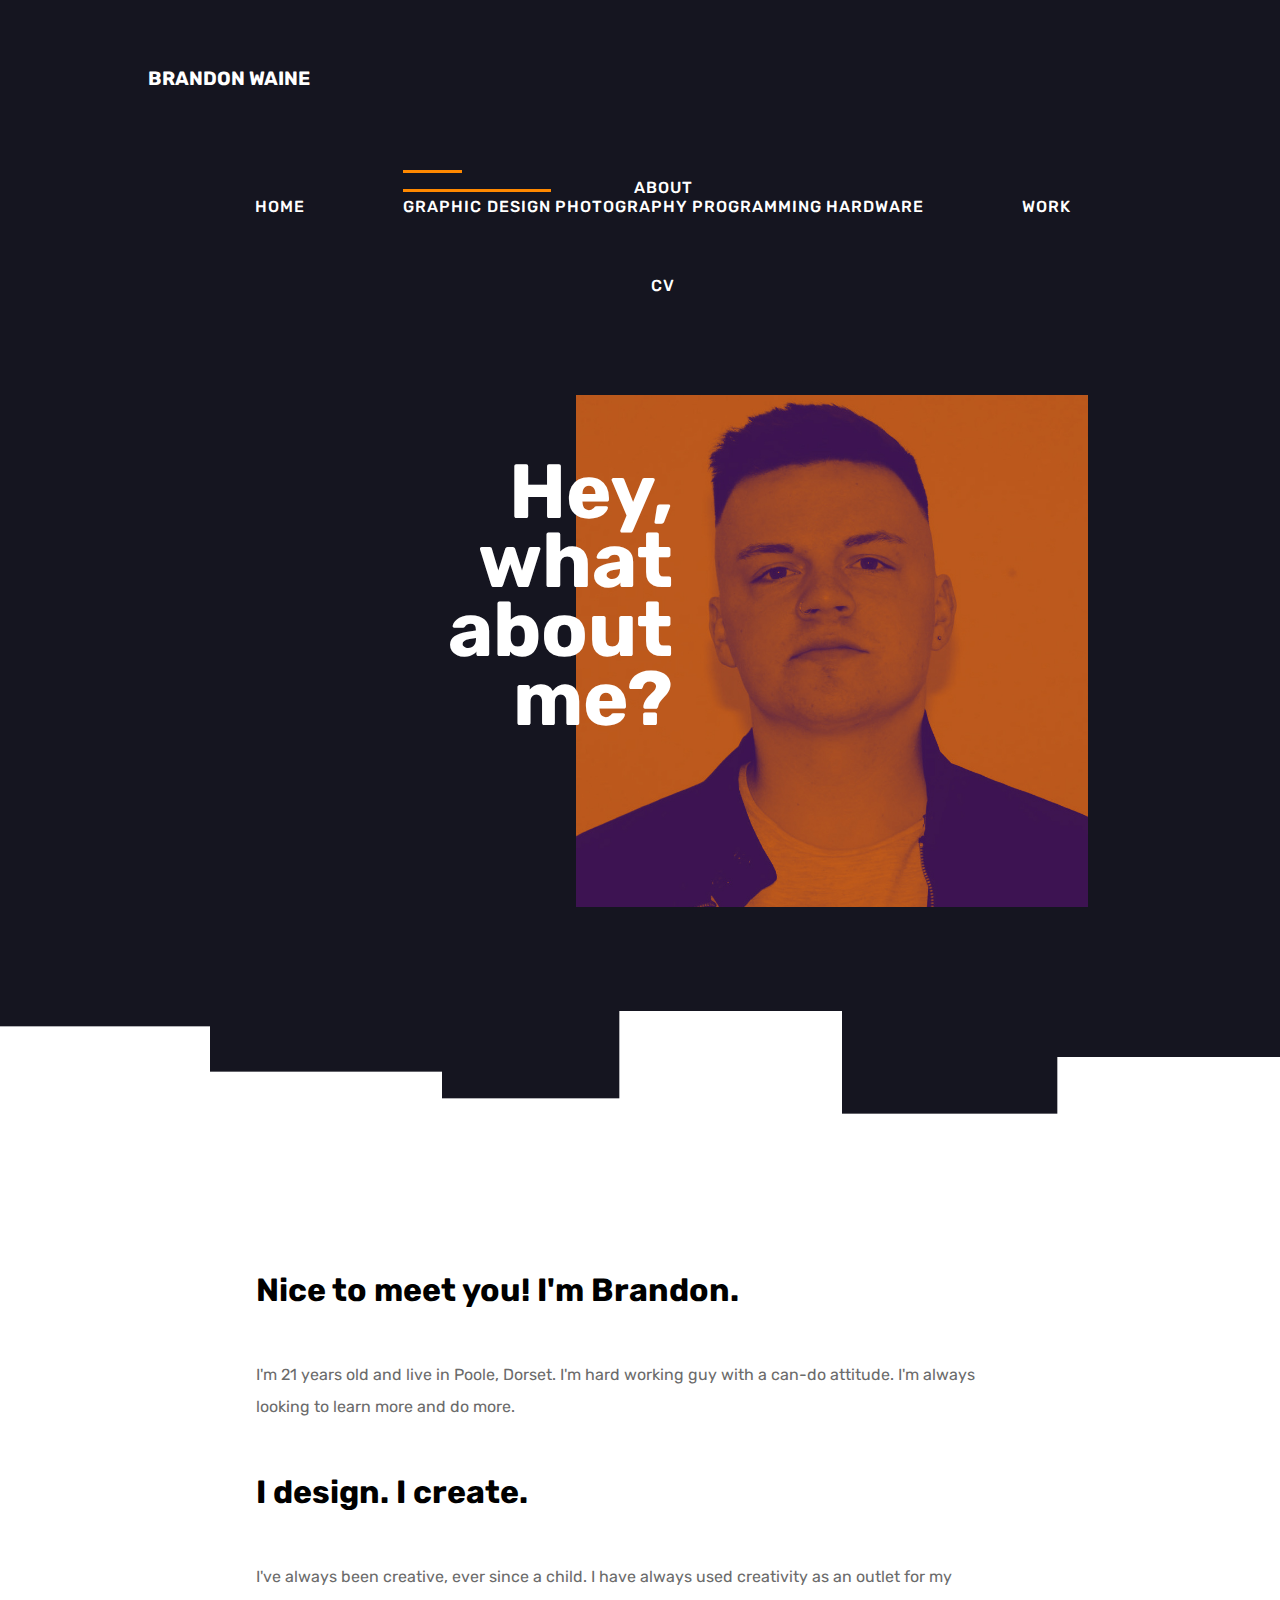
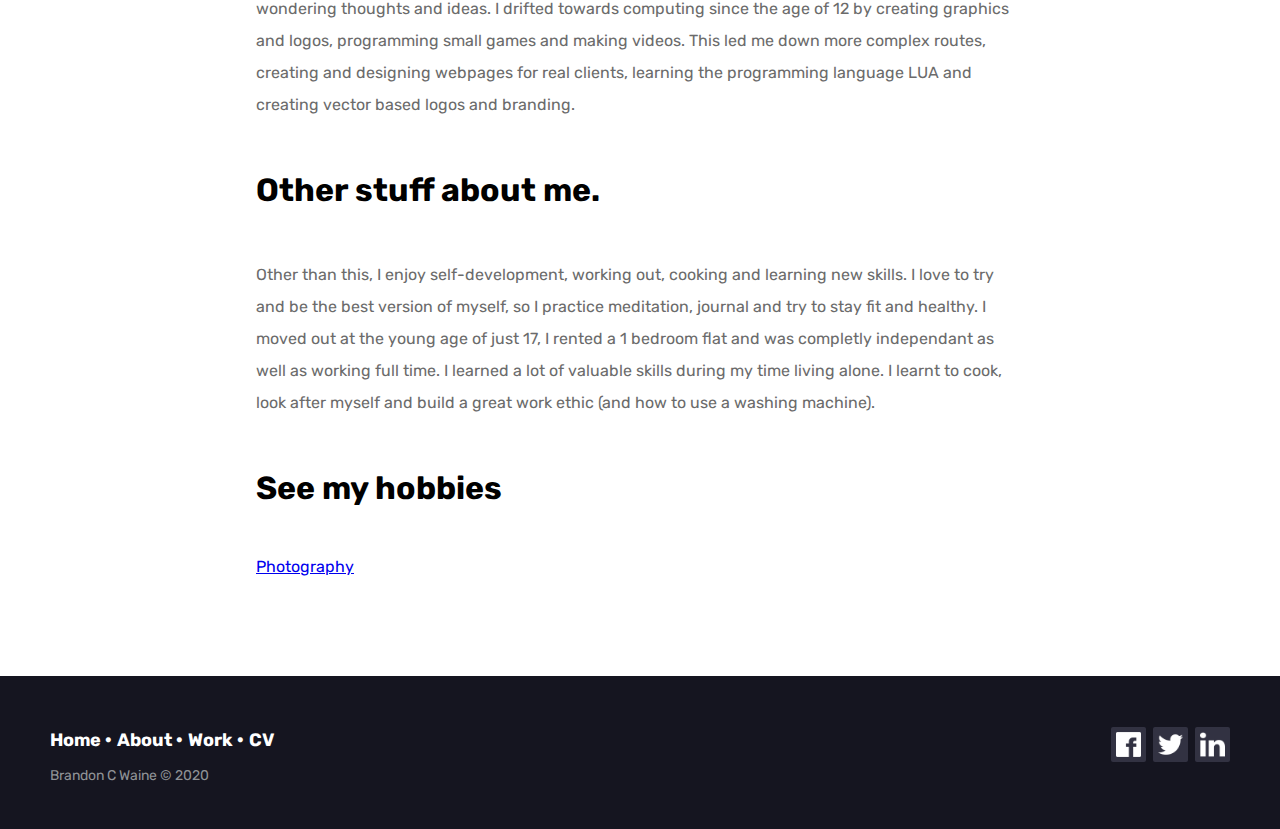
<file: about.html>
<!DOCTYPE html>
<html lang="en">
<head>
  <meta charset="UTF-8">
  <meta name="viewport" content="width=device-width, initial-scale=1.0">
  <title>Brandon Waine | About</title>
  <link rel="stylesheet" href="style.css">
</head>
<body>
  <header>
    <div class="container">
      <div class="logocontainer">
        <h1 class="logotext"> Brandon Waine </h1>
      </div>
      <nav>
        <ul class="snip1168">
          <li><a href="index.html">Home</a></li>
          <li class="dropdown current">
            <a  href="about.html"> About </a>
            <div class="dropdown-content">
              <a href="#">Graphic Design</a>
              <a href="about/photography.html">Photography</a>
              <a href="#">Programming</a>
              <a href="#">Hardware</a>
            </div>
          </li>
          <li><a href="#">Work</a></li>
          <li><a href="#">CV</a></li>
        </ul>
      </nav>
    </div>
  </header>
   <!-- Site Jumbotron -->
  <div class="jumbo fade-in">
    <div class="hero">
      <h1 style="left: 35%; text-align: right;" class="jumboh1"> Hey, <br> what <br> about <br> me? </h1>
      <img  src="media/portrait2.jpg" alt="Portrait" class="portrait">
    </div>
  </div>
   <!-- Site Content -->
  <div class="workpreview">
    <img class="transition" src="media/transition.svg" alt="New section transition">
    <div class="workpreviewsection">
      <h1>Nice to meet you! I'm Brandon.</h1>
      <p>I'm 21 years old and live in Poole, Dorset. I'm hard working guy with a can-do attitude. I'm always looking to learn more and do more.</p>
      
      <h1>I design. I create.</h1>
      <p> I've always been creative, ever since a child. I have always used creativity as an outlet for my wondering thoughts and ideas. I drifted towards computing since the age of 12 by creating graphics and logos, programming small games and making videos.
        This led me down more complex routes, creating and designing webpages for real clients, learning the programming language LUA and creating vector based logos and branding. </p>
      
      <h1>Other stuff about me.</h1>
      <p>
        Other than this, I enjoy self-development, working out, cooking and learning new skills. I love to try and be the best version of myself, so I practice meditation, journal and try to stay fit and healthy. 
        I moved out at the young age of just 17, I rented a 1 bedroom flat and was completly independant as well as working full time. I learned a lot of valuable skills during my time living alone. I learnt to cook, look after myself and 
        build a great work ethic (and how to use a washing machine).
      </p>
       <h1> See my hobbies </h1>
       <a href="about/photography.html">Photography</a>
    </div>
  </div>
  <!-- Site footer -->
	<footer class="footer-distributed">

    <div class="footer-right">

      <a href="https://www.facebook.com/brandon.waine/"><img src="media/fb.png" width="25px" height="25px" alt="Facebook"></a>
      <a href="https://twitter.com/brandochrista"><img src="media/tw.png" width="25px" height="25px" alt="Twitter"></a>
      <a href="https://www.linkedin.com/in/brandon-waine-01a2471ab/"><img src="media/li.png" width="25px" height="25px" alt="LinkedIn"></a>

    </div>

    <div class="footer-left">

      <p class="footer-links">
        <a class="link-1" href="index.html">Home</a>

        <a href="about.html">About</a>

        <a href="#">Work</a>

        <a href="#">CV</a>
      </p>

      <p>Brandon C Waine &copy; 2020</p>
    </div>

  </footer>
</body>
<script src="javascript.js"></script>
</html>
</file>
<file: style.css>
@charset "UTF-8";
@import url("https://fonts.googleapis.com/css2?family=Rubik:wght@400;700&display=swap");
* {
  margin: 0;
  padding: 0;
  font-family: rubik;
}

html body {
  background: var(--darkmode-background);
  margin: 0;
  font-family: rubik;
  font-weight: 400;
}

html body header .container {
  height: 140px;
  width: 80%;
  margin: 0 auto;
}

html body header .container .logo, html body header .container .logotext {
  float: left;
  margin-top: 40px;
  padding: 20px;
  color: var(--darkmode-text-primary);
  text-transform: uppercase;
  font-size: 1.2rem;
  line-height: 2.4rem;
}

html body header .container nav {
  float: right;
}

html body header .container nav ul {
  margin: 0;
  padding: 0;
  list-style: none;
}

html body header .container nav ul li {
  display: inline-block;
  margin-left: 70px;
  padding-top: 60px;
}

html body header .container nav ul li a {
  color: var(--darkmode-text-primary);
  text-decoration: none;
  text-transform: uppercase;
}

html body header::after {
  content: '';
  display: table;
  clear: both;
}

html body .jumbo {
  position: relative;
  text-align: center;
  color: var(--darkmode-text-primary);
  margin-top: 100px;
  padding-bottom: 100px;
}

html body .jumbo .hero .portrait {
  width: 40%;
  margin-left: 30%;
}

html body .jumbo .hero .jumboh1 {
  position: absolute;
  top: 10%;
  left: 12%;
  font-size: 6vw;
  text-align: left;
  line-height: .9em;
  color: var(--darkmode-text-primary);
}

html body .jumbo .hero p {
  text-align: left;
  color: var(--darkmode-text-secondary);
  left: 12%;
  top: 60%;
  position: absolute;
  font-size: 1vw;
}

html body .workpreview {
  background: #ffffff;
  height: auto;
  padding-bottom: 100px;
  overflow-x: hidden;
}

html body .workpreview .transition {
  width: 100vw;
  margin-top: 0px;
  background-color: #151520;
}

html body .workpreview .workpreviewsection {
  width: 60%;
  margin: 0 auto;
}

html body .workpreview .workpreviewsection img {
  float: left;
  padding: 50px;
}

html body .workpreview .workpreviewsection h1 {
  padding: 50px 0;
}

html body .workpreview .workpreviewsection p {
  color: #6b6b6b;
  line-height: 2em;
}

html body .workpreview .workpreviewsection a button {
  border: none;
  border-radius: 0;
  padding: 10px 50px;
  background: #151520;
  text-decoration: none;
  color: white;
  font-weight: 700;
  text-transform: uppercase;
  letter-spacing: .1em;
  cursor: pointer;
  margin-top: 70px;
}

@media (max-width: 768px) {
  header {
    overflow-x: hidden;
    text-align: center;
  }
  header .container {
    width: 100vw !important;
  }
  header .container .logocontainer {
    text-align: center;
    width: 100vw;
  }
  header .container .logocontainer .logotext {
    text-align: center;
    width: 100vw;
  }
  header .container .logocontainer label {
    margin-left: 45%;
    margin-bottom: 30px;
  }
  header .container nav {
    width: 100vw;
    margin-top: 60px;
  }
  header .container nav ul li {
    padding: 0 !important;
    margin: 0 !important;
  }
  header .container nav ul li a {
    padding: 20px 40px;
  }
  .jumbo {
    color: white;
  }
  .jumbo .hero {
    height: 100vh;
    background: url(/media/portrait.jpg) no-repeat center center fixed;
    background-size: cover;
  }
  .jumbo .hero .portrait {
    display: none;
  }
  .jumbo .hero .jumboh1 {
    font-size: 15vw !important;
    color: #ffffff !important;
  }
  .jumbo .hero p {
    display: none;
  }
  .workpreview {
    margin-top: -100px;
  }
  .workpreview .transition {
    display: none;
  }
  .workpreview .workpreviewsection {
    text-align: center;
    width: 100vw;
    padding: 30px 0;
  }
  .workpreview .workpreviewsection img {
    width: 50vw;
  }
}

.footer-distributed {
  overflow-x: hidden;
  background-color: #151520;
  -webkit-box-shadow: 0 1px 1px 0 rgba(0, 0, 0, 0.12);
          box-shadow: 0 1px 1px 0 rgba(0, 0, 0, 0.12);
  -webkit-box-sizing: border-box;
          box-sizing: border-box;
  width: 100%;
  text-align: left;
  font: normal 16px sans-serif;
  padding: 45px 50px;
}

.footer-distributed .footer-left p {
  color: #8f9296;
  font-size: 14px;
  margin: 0;
}

/* Footer links */
.footer-distributed p.footer-links {
  font-size: 18px;
  font-weight: bold;
  color: #ffffff;
  margin: 0 0 10px;
  padding: 0;
  -webkit-transition: ease .25s;
  transition: ease .25s;
}

.footer-distributed p.footer-links a {
  display: inline-block;
  line-height: 1.8;
  text-decoration: none;
  color: inherit;
  -webkit-transition: ease .25s;
  transition: ease .25s;
}

.footer-distributed .footer-links a:before {
  content: "·";
  font-size: 20px;
  left: 0;
  color: #fff;
  display: inline-block;
  padding-right: 5px;
}

.footer-distributed .footer-links .link-1:before {
  content: none;
}

.footer-distributed .footer-right {
  float: right;
  margin-top: 6px;
  max-width: 180px;
}

.footer-distributed .footer-right a {
  display: inline-block;
  width: 35px;
  height: 35px;
  background-color: #323242;
  border-radius: 2px;
  font-size: 20px;
  color: #ffffff;
  text-align: center;
  line-height: 35px;
  margin-left: 3px;
  -webkit-transition: all .25s;
  transition: all .25s;
}

.footer-distributed .footer-right a img {
  margin-top: 5px;
}

.footer-distributed .footer-right a:hover {
  transform: scale(1.1);
  -webkit-transform: scale(1.1);
}

.footer-distributed p.footer-links a:hover {
  text-decoration: underline;
}

/* Media Queries */
@media (max-width: 600px) {
  .footer-distributed .footer-left, .footer-distributed .footer-right {
    text-align: center;
  }
  .footer-distributed .footer-right {
    float: none;
    margin: 0 auto 20px;
  }
  .footer-distributed .footer-left p.footer-links {
    line-height: 1.8;
  }
}

input[type=checkbox] {
  height: 0;
  width: 0;
  visibility: hidden;
}

label {
  cursor: pointer;
  text-indent: -9999px;
  width: 55px;
  height: 30px;
  background: var(--lightBtn);
  display: -webkit-box;
  display: -ms-flexbox;
  display: flex;
  -webkit-box-pack: center;
      -ms-flex-pack: center;
          justify-content: center;
  -webkit-box-align: center;
      -ms-flex-align: center;
          align-items: center;
  border-radius: 100px;
  position: relative;
  float: left;
  top: 65px;
}

label:after {
  content: '';
  background: #fff;
  width: 20px;
  height: 20px;
  border-radius: 50%;
  position: absolute;
  top: 5px;
  left: 4px;
  -webkit-transition: cubic-bezier(0.68, -0.55, 0.27, 1.55) 320ms;
  transition: cubic-bezier(0.68, -0.55, 0.27, 1.55) 320ms;
}

input:checked + label {
  background: #FFBD07;
}

input:checked + label:after {
  left: calc(100% - 5px);
  -webkit-transform: translateX(-100%);
  transform: translateX(-100%);
}

html.transition,
html.transition *,
html.transition *:before,
html.transition *:after {
  -webkit-transition: cubic-bezier(0.68, -0.55, 0.27, 1.55) 420ms !important;
  transition: cubic-bezier(0.68, -0.55, 0.27, 1.55) 420ms !important;
  -webkit-transition-delay: 0 !important;
          transition-delay: 0 !important;
}

html {
  --lightBtn: #db3d94;
  --darkmode-text-primary: #ffffff;
  --darkmode-background: #151520;
  --darkmode-text-secondary: #323242;
}

html[data-theme='dark'] {
  --lightBtn: #db3d94;
  --lightBg: #fff;
  --lightColor: #232323;
  --darkmode-text-primary: #111;
  --darkmode-background: #ffffff;
  --darkmode-text-secondary: #323242;
}

.snip1168 {
  font-family: 'Raleway', Arial, sans-serif;
  text-align: center;
  text-transform: uppercase;
  font-weight: 500;
}

.snip1168 * {
  -webkit-box-sizing: border-box;
          box-sizing: border-box;
}

.snip1168 li {
  display: inline-block;
  list-style: outside none none;
  margin: 0 1.5em;
  padding: 0;
}

.snip1168 a {
  padding: 0.5em 0;
  color: rgba(255, 255, 255, 0.5);
  position: relative;
  letter-spacing: 1px;
  text-decoration: none;
}

.snip1168 a:before,
.snip1168 a:after {
  position: absolute;
  -webkit-transition: all 0.35s ease;
  transition: all 0.35s ease;
}

.snip1168 a:before {
  top: 0;
  display: block;
  height: 3px;
  width: 0%;
  content: "";
  background-color: #ff8800;
}

.snip1168 a:after {
  left: 0;
  top: 0;
  padding: 0.5em 0;
  position: absolute;
  content: attr(data-hover);
  color: #ffffff;
  white-space: nowrap;
  max-width: 0%;
  overflow: hidden;
}

.snip1168 a:hover:before,
.snip1168 .current a:before {
  opacity: 1;
  width: 100%;
}

.snip1168 a:hover:after,
.snip1168 .current a:after {
  max-width: 100%;
}
/*# sourceMappingURL=style.css.map */
</file>
